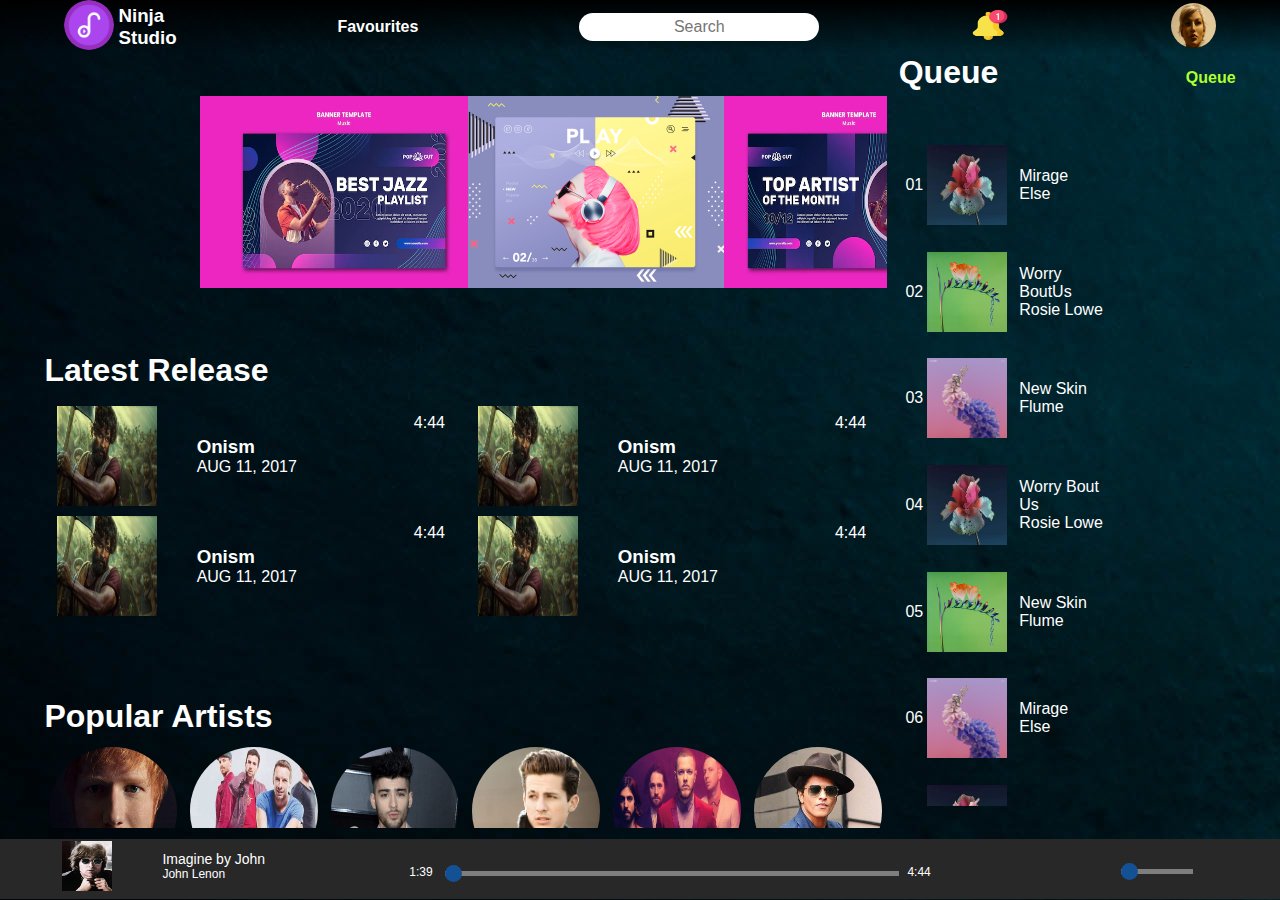
<file: index.html>
<!DOCTYPE html>
<html lang="en">

<head>
    <meta charset="UTF-8">
    <meta name="viewport" content="width=device-width, initial-scale=1.0">
    <title>Gawthami Music Player</title>
    <!-- it is connected to two stylesheets -->
    <link rel="stylesheet" type="text/css" href="Stylesheet_main.css"><!-- this is the main stylesheet -->
    <!-- desktop first approach is used for the same. -->
    <link rel="stylesheet" type="text/css" href="primary page responsive.css"><!-- this is the style sheet with all the media queries -->
    <link rel="stylesheet" href="https://use.fontawesome.com/releases/v5.5.0/css/all.css" integrity="sha384-B4dIYHKNBt8Bc12p+WXckhzcICo0wtJAoU8YZTY5qE0Id1GSseTk6S+L3BlXeVIU" crossorigin="anonymous">
</head>
<!-- body -->

<body>
    <!-- top navigation bar -->
    <nav class="navigation-bar">
        <!--This div contains the logo and title of the page-->
        <div class="title-combo">
            <div class="website-logo">
                <img src="media/website_logo.png">
            </div>
            <div class="website-name">
                <h3>
                    Ninja
                </h3>
                <h3>
                    Studio
                </h3>
            </div>
        </div>
        <!-- this is the animated favourites text -->
        <div class="favs">
            <h4>
                Favourites
            </h4>
        </div>
        <!-- this is for search bar -->
        <div class="search-bar">
            <div>
                <!-- magnifying glass- search icon -->
                <i class="fas fa-search search-ico"></i>
            </div>
            <input type="text" name="search" placeholder="Search">
            <div>
                <!-- mic icon -->
                <i class="fas fa-microphone mic-ico"></i>
            </div>
        </div>
        <!-- this is for notification bell -->
        <div class="notification-bell">
            <img src="media/bell_icon.png">

        </div>
        <!-- this is for profile picture -->
        <div class="profile-picture">
            <img src="media/profile_picture.jpg">
        </div>
    </nav>
    <!-- this is the main center part of the page and it is divided into two sections, namely section 1 and section 2-->
    <!-- I have separated these sections using the aside tag for each section -->
    <main>
        <!-- aside section 1 -->
        <aside class="aside section-1">
            <!-- this is for the carousel -->
            <div class="outer-carousel">
                <div class="carousel">
                    <!-- these are the 3 images in the carousel -->
                    <img src="media/crousel/carousel1.jpg">
                    <img src="media/crousel/carousel2.jpg">
                    <img src="media/crousel/carousel3.jpg">
                </div>
            </div>
            <!-- this is the latest release section -->
            <div class="latest-release">
                <h1 style="margin-bottom: 12px;">
                    Latest Release
                </h1>
                <!-- this is the content of the latest release section -->
                <!-- it will contain the "cards" -->
                <div class="latest-release-content">
                    <!-- first card -->
                    <div class="card">
                        <div>
                            <!-- image corresponding to the card -->
                            <img src="media/songs/pushpa.jpg">
                            <!-- play button, which will be shown on hover on the card image -->
                            <div class="play-button">
                               <svg class="svg-inline--fa fa-play fa-w-14" style="width: 45%; height: 45%; display: inline-block;" aria-hidden="true" focusable="false" data-prefix="fas" data-icon="play" role="img" xmlns="http://www.w3.org/2000/svg" viewBox="0 0 448 512" data-fa-i2svg>
                                    <path fill="currentColor" d="M424.4 214.7L72.4 6.6C43.8-10.3 0 6.1 0 47.9V464c0 37.5 40.7 60.1 72.4 41.3l352-208c31.4-18.5 31.5-64.1 0-82.6z"></path>
                                </svg>
                            </div>
                        </div>
                        <!-- it will contain the name and date of release of the song -->
                        <div class="song-description">
                            <h3>
                                Onism
                            </h3>
                            <p>
                                AUG 11, 2017
                            </p>
                        </div>
                        <!-- if someone clicks on the three dots, options will be shown to the user for further action -->
                        <div class="options">
                            <label for="latest-release-checkbox"><i class="fas fa-ellipsis-h"></i></label>
                            <input type="checkbox" id="latest-release-checkbox">
                            <div class="latest-release-dropdown">
                                <div class="drop-item">
                                    <!-- if user clicks on play now button, he/she will be taken to the single playlist page -->
                                    <p><i class="fas fa-play-circle"></i> <a href="Single Playlist Screen.html">Play
                                            Now</a></p>
                                </div>
                                <hr>
                                <div class="drop-item">
                                    <p><i class="fas fa-list-ul"></i> Add to Queue</p>
                                </div>
                                <hr>
                                <div class="drop-item">
                                    <p><i class="fas fa-music"></i> Add to playlist</p>
                                </div>
                                <hr>
                                <div class="drop-item">
                                    <p><i class="fas fa-info-circle"></i> Get Info</p>
                                </div>
                            </div>
                            <!-- duration of the song -->
                            <p>
                                4:44
                            </p>
                        </div>
                    </div>
                    <!-- second card -->
                    <div class="card">
                        <div>
                            <img src="media/songs/pushpa.jpg">
                            <div class="play-button">
                                <svg class="svg-inline--fa fa-play fa-w-14" style="width: 45%; height: 45%; display: inline-block;" aria-hidden="true" focusable="false" data-prefix="fas" data-icon="play" role="img" xmlns="http://www.w3.org/2000/svg" viewBox="0 0 448 512" data-fa-i2svg>
                                    <path fill="currentColor" d="M424.4 214.7L72.4 6.6C43.8-10.3 0 6.1 0 47.9V464c0 37.5 40.7 60.1 72.4 41.3l352-208c31.4-18.5 31.5-64.1 0-82.6z"></path>
                                </svg>
                            </div>
                        </div>
                        <div class="song-description">
                            <h3>
                               Onism
                            </h3>
                            <p>
                                AUG 11, 2017
                            </p>
                        </div>
                        <div class="options">
                            <label for="latest-release-checkbox2"><i class="fas fa-ellipsis-h"></i></label>
                            <input type="checkbox" id="latest-release-checkbox2">
                            <div class="latest-release-dropdown">
                                <div class="drop-item">
                                    <p><i class="fas fa-play-circle"></i> <a href="Single Playlist Screen.html">Play
                                            Now</a></p>
                                </div>
                                <hr>
                                <div class="drop-item">
                                    <p><i class="fas fa-list-ul"></i> Add to Queue</p>
                                </div>
                                <hr>
                                <div class="drop-item">
                                    <p><i class="fas fa-music"></i> Add to playlist</p>
                                </div>
                                <hr>
                                <div class="drop-item">
                                    <p><i class="fas fa-info-circle"></i> Get Info</p>
                                </div>
                            </div>
                            <p>
                                4:44
                            </p>
                        </div>
                    </div>
                    <!-- third card -->
                    <div class="card">
                        <div>
                            <img src="media/songs/pushpa.jpg">
                            <div class="play-button">
                                <svg class="svg-inline--fa fa-play fa-w-14" style="width: 45%; height: 45%; display: inline-block;" aria-hidden="true" focusable="false" data-prefix="fas" data-icon="play" role="img" xmlns="http://www.w3.org/2000/svg" viewBox="0 0 448 512" data-fa-i2svg>
                                    <path fill="currentColor" d="M424.4 214.7L72.4 6.6C43.8-10.3 0 6.1 0 47.9V464c0 37.5 40.7 60.1 72.4 41.3l352-208c31.4-18.5 31.5-64.1 0-82.6z"></path>
                                </svg>
                            </div>
                        </div>
                        <div class="song-description">
                            <h3>
                                Onism
                            </h3>
                            <p>
                                AUG 11, 2017
                            </p>
                        </div>
                        <div class="options">
                            <label for="latest-release-checkbox3"><i class="fas fa-ellipsis-h"></i></label>
                            <input type="checkbox" id="latest-release-checkbox3">
                            <div class="latest-release-dropdown">
                                <div class="drop-item">
                                    <p><i class="fas fa-play-circle"></i> <a href="Single Playlist Screen.html">Play
                                            Now</a></p>
                                </div>
                                <hr>
                                <div class="drop-item">
                                    <p><i class="fas fa-list-ul"></i> Add to Queue</p>
                                </div>
                                <hr>
                                <div class="drop-item">
                                    <p><i class="fas fa-music"></i> Add to playlist</p>
                                </div>
                                <hr>
                                <div class="drop-item">
                                    <p><i class="fas fa-info-circle"></i> Get Info</p>
                                </div>
                            </div>
                            <p>
                                4:44
                            </p>
                        </div>
                    </div>
                    <!-- fourth card -->
                    <div class="card">
                        <div>
                            <img src="media/songs/pushpa.jpg">
                            <div class="play-button">
                                <svg class="svg-inline--fa fa-play fa-w-14" style="width: 45%; height: 45%; display: inline-block;" aria-hidden="true" focusable="false" data-prefix="fas" data-icon="play" role="img" xmlns="http://www.w3.org/2000/svg" viewBox="0 0 448 512" data-fa-i2svg>
                                    <path fill="currentColor" d="M424.4 214.7L72.4 6.6C43.8-10.3 0 6.1 0 47.9V464c0 37.5 40.7 60.1 72.4 41.3l352-208c31.4-18.5 31.5-64.1 0-82.6z"></path>
                                </svg>
                            </div>
                        </div>
                        <div class="song-description">
                            <h3>
                                Onism
                            </h3>
                            <p>
                                AUG 11, 2017
                            </p>
                        </div>
                        <div class="options">
                            <!-- NOTE THAT POSITION OF OPTIONS DIV IS RELATIVE -->
                            <label for="latest-release-checkbox4"><i class="fas fa-ellipsis-h"></i></label>
                            <input type="checkbox" id="latest-release-checkbox4">
                            <div class="latest-release-dropdown">
                                <!-- POSITION OF LATEST RELEASE DROPDOWN IS ABSOLUTE TO THE RELATIVE OPTIONS. THIS IS VERY IMPORTANT AS THE DROPDOWN BOX SHOULD BE PLACED RELATIVE TO THE PARTICULAR ITEM IN THE LATEST RELEASE SECTION. IT SHOULD NOT BE ABSAOLUTE TO THE WHOLE LATEST RELEASE SECTION. THROUGH THIS PROJECT i UNDERSTOOD THE NEED OF POSITION:ABSOLUTE. ABSOLUTE POSITION AND RELATIVE ARE GENERALLY USED TOGETHER-->
                                <div class="drop-item">
                                    <p><i class="fas fa-play-circle"></i> <a href="Single Playlist Screen.html">Play
                                            Now</a></p>
                                </div>
                                <hr>
                                <div class="drop-item">
                                    <p><i class="fas fa-list-ul"></i> Add to Queue</p>
                                </div>
                                <hr>
                                <div class="drop-item">
                                    <p><i class="fas fa-music"></i> Add to playlist</p>
                                </div>
                                <hr>
                                <div class="drop-item">
                                    <p><i class="fas fa-info-circle"></i> Get Info</p>
                                </div>
                            </div>
                            <p>
                                4:44
                            </p>
                        </div>
                    </div>
                </div>
            </div>
            <!-- this is the popular artists section -->
            <div class="popular-artists">
                <!-- this is the heading of popular artists section -->
                <h1 style="margin-bottom: 12px;">
                    Popular Artists
                </h1>
                <!-- this contains the content of the popular artists section -->
                <div class="popular-artist-content">
                    <!-- if user clicks on any one artist, it will redirect the user to the second page -->
                    <!-- following is the list of artists -->
                    <!-- first artist -->
                    <a href="Single Playlist Screen.html">
                        <div>
                            <img src="media/popular artists/sheeran.jpg">
                            <div><i class="fas fa-play"></i></div>
                            <p>
                                Ed Sheeran
                            </p>
                        </div>
                    </a>
                    <!-- second artist -->
                    <a href="Single Playlist Screen.html">
                        <div>
                            <img src="media/popular artists/coldplay.jpg">
                            <div><i class="fas fa-play"></i></div>
                            <p>
                                ColdPlay
                            </p>
                        </div>
                    </a>
                    <!-- third artist -->
                    <a href="Single Playlist Screen.html">
                        <div>
                            <img src="media/popular artists/zyan.jpg" width="15vw" height="10vw">
                            <div><i class="fas fa-play"></i></div>
                            <p>
                                Zayn
                            </p>
                        </div>
                    </a>
                    <!-- fourth artist -->
                    <a href="Single Playlist Screen.html">
                        <div>
                            <img src="media/popular artists/charlie.png">
                            <div><i class="fas fa-play"></i></div>
                            <p>
                                Charlie Puth
                            </p>
                        </div>
                    </a>
                    <!-- fifth artist -->
                    <a href="Single Playlist Screen.html">
                        <div>
                            <img src="media/popular artists/dragon.jpg">
                            <div><i class="fas fa-play"></i></div>
                            <p>
                                Imagine Dragon
                            </p>
                        </div>
                    </a>
                    <!-- 6th artist -->
                    <a href="Single Playlist Screen.html">
                        <div>
                            <img src="media/popular artists/burno.jpg">
                            <div><i class="fas fa-play"></i></div>
                            <p>
                                Burno Mars
                            </p>
                        </div>
                    </a>
                </div>
            </div>
            <!-- this is the music themes part, the one with the tri-gradient background -->
            <div class="music-themes">
                <!-- this div will be the logo of music themes, see the output, the one with 3 squares/rects  -->
                <!-- the logo with orange, green and yellow color -->
                <div class="stations">
                    <div id="div1">
                        <div id="div2">
                            <div id="div3">
                                <img src="media/website_logo.png">
                                <p>Stations</p>
                            </div>
                        </div>
                    </div>
                </div>
                <!-- this is the content part of them themes -->
                <!-- the one which changes colors on hover -->
                <div class="theme-main">
                    <div class="theme-content">
                        <img src="media/music themes/love.jpg">
                        <p>Love</p>
                    </div>
                    <div class="theme-content">
                        <img src="media/music themes/retro.jpg">
                        <p>Retro</p>
                    </div>
                    <div class="theme-content">
                        <img src="media/music themes/chill.jpg">
                        <p>Chill</p>
                    </div>
                    <div class="theme-content">
                        <img src="media/music themes/workout.jpeg">
                        <p>Workout</p>
                    </div>
                    <div class="theme-content">
                        <img src="media/music themes/rock.jpg">
                        <p>Rock</p>
                    </div>
                    <div class="theme-content">
                        <img src="media/music themes/pop.jpg">
                        <p>Pop</p>
                    </div>
                </div>
            </div>
            <!-- this is another themes portion, that electronic, party and road theme -->
            <div class="music-themes-2">
                <!-- 3 divs content -->
                <div class="outer-div">
                    <div class="inner-div">
                        <span>Party</span>
                    </div>
                </div>
                <div class="outer-div">
                    <div class="inner-div">
                        <span>Electronic</span>
                    </div>
                </div>
                <div class="outer-div">
                    <div class="inner-div">
                        <span>Road Trip</span>
                    </div>
                </div>
            </div>
            <!-- div over -->
            <!-- this div contains the language section of the page -->
            <!-- "language class is common to both hindi and english sections" -->
            <!-- in this way redundancy is handled. considering the re-usability of the code -->
            <div class="language english">
                <!-- latest english section -->
                <h1 class="language-heading">
                    Latest English
                </h1>
                <!-- contents of latest english -->
                <div class="language-content">
                    <div>
                        <img src="media/latest english/1.jpg">
                        <p>Onism</p>
                        <p>Aug 11, 2017</p>
                    </div>
                    <div>
                        <img src="media/latest english/2.jpg">
                        <p>Onism</p>
                        <p>Aug 11, 2017</p>
                    </div>
                    <div>
                        <img src="media/latest english/3.jpg">
                        <p>Onism</p>
                        <p>Aug 11, 2017</p>
                    </div>
                    <div>
                        <img src="media/latest english/1.jpg">
                        <p>Onism</p>
                        <p>Aug 11, 2017</p>
                    </div>
                    <div>
                        <img src="media/latest english/2.jpg">
                        <p>Onism</p>
                        <p>Aug 11, 2017</p>
                    </div>
                    <div>
                        <img src="media/latest english/3.jpg">
                        <p>Onism</p>
                        <p>Aug 11, 2017</p>
                    </div>
                </div>
            </div>
            <!-- this is the hindi section -->
            <div class="language hindi">
                <!-- hindi section heading -->
                <h1 class="language-heading">
                    Latest Hindi
                </h1>
                <!-- hindi section contents -->
                <div class="language-content">

                    <div>
                        <img src="media/latest hindi/3.jpg">
                        <p>Onism</p>
                        <p>Aug 11, 2017</p>
                    </div>
                    <div>
                        <img src="media/latest hindi/2.jpg">
                        <p>Onism</p>
                        <p>Aug 11, 2017</p>
                    </div>
                    <div>
                        <img src="media/latest hindi/1.jpg">
                        <p>Onism</p>
                        <p>Aug 11, 2017</p>
                    </div>
                    <div>
                        <img src="media/latest hindi/3.jpg">
                        <p>Kaun Tujhe</p>
                        <p>Aug 11, 2017</p>
                    </div>
                    <div>
                        <img src="media/latest hindi/2.jpg">
                        <p>Onism</p>
                        <p>Aug 11, 2017</p>
                    </div>
                    <div>
                        <img src="media/latest hindi/1.jpg">
                        <p>Onism</p>
                        <p>Aug 11, 2017</p>
                    </div>
                </div>
            </div>
        </aside>
        <!-- one aside section is complete -->
        <!-- now the second aside section will start from here -->
        <!-- the page is responsive. please try reducing the width of the page -->
        <!-- the aside section will collapse and a "more button will be shown to you." -->
        <!-- clicking on this more button, you will be shown the aside section 2  -->
        <!-- its position will be absolute at lower resolutions -->
        <!-- this is the label for that more button -->
        <label for="more"><i class="fas fa-angle-double-left"></i>More</label>
        <!-- this is that more button -->
        <!-- and this is the check box. this will always be hidden -->
        <!-- check the stylesheet_main.css when the label is clicked, this checkbox will be checked -->
        <!-- which will invoke the aside section 2 on lower resolutions -->
        <input type="checkbox" id="more">
        <!-- here starts the section 2 of our page -->
        <aside class="aside section-2">
            <!-- this is the section heading part. the heading will be static -->
            <div class="heading">
                <h1>Queue</h1>
                <h4>
                    <a href="#queue-option-box">Queue <i class="fas fa-chevron-circle-down"></i></a>
                </h4>
            </div>
            <!-- this is the queue box which will be shown when the user clicks on the Queue button -->
            <!-- it will have 3 options, playlists, favourite songs and Close button. it will close when one clicks on the close button. -->
            <div class="queue-options" id="queue-option-box">
                <p><a href style="color:#007bff; font-weight:bolder;">Playlists</a></p>
                <hr>
                <p><a href style="color:#007bff; font-weight:bolder;">Favourite songs</a></p>
            </div>
            <!-- this is the content of the playlist. it will be dynamic. -->
            <div class="playlist-content">
                <!-- first playlist item -->
                <div class=playlist-item>
                    <div class="left-content">
                        <!-- index -->
                        <div style="margin-right:4px;">
                            01
                        </div>
                        <div class="coverer">
                            <!-- coverer class is for those items which when hovered will show an effect -->
                            <!-- in this effect, when the user hovers on the item, it will show black background -->
                            <!-- with opacity value less than 1 and a play button icon at the center -->
                            <img src="media/playlist/1.jpg">
                            <div class="play-button">
                                <i class="fas fa-play" aria-hidden="true"></i>
                            </div>
                        </div>
                        <!-- name and author of the song -->
                        <div>
                            <div>
                                Mirage
                            </div>
                            <p>
                                Else
                            </p>
                        </div>
                    </div>
                    <!-- like button -->
                    <div class="right-content">
                        <i class="far fa-heart"></i>
                    </div>
                </div>
                <!-- second playlist item -->
                <div class=playlist-item>
                    <div class="left-content">
                        <div style="margin-right:4px;">
                            02
                        </div>
                        <div class="coverer">
                            <img src="media/playlist/2.jpg">
                            <div class="play-button">
                                <i class="fas fa-play" aria-hidden="true"></i>
                            </div>
                        </div>
                        <div>
                            <div>
                                Worry BoutUs
                            </div>
                            <p>
                                Rosie Lowe
                            </p>
                        </div>
                    </div>
                    <div class="right-content">
                        <i class="far fa-heart"></i>
                    </div>
                </div>
                <!-- third playlist item -->
                <div class=playlist-item>
                    <div class="left-content">
                        <div style="margin-right:4px;">
                            03
                        </div>
                        <div class="coverer">
                            <img src="media/playlist/3.jpg">
                            <div class="play-button">
                                <i class="fas fa-play" aria-hidden="true"></i>
                            </div>
                        </div>
                        <div>
                            <div>
                                New Skin
                            </div>
                            <p>
                                Flume
                            </p>
                        </div>
                    </div>
                    <div class="right-content">
                        <i class="far fa-heart"></i>
                    </div>
                </div>
                <!-- fourth playlist item -->
                <div class=playlist-item>
                    <div class="left-content">
                        <div style="margin-right:4px;">
                            04
                        </div>
                        <div class="coverer">
                            <img src="media/playlist/1.jpg">
                            <div class="play-button">
                                <i class="fas fa-play" aria-hidden="true"></i>
                            </div>
                        </div>
                        <div>
                            <div>
                                Worry Bout Us
                            </div>
                            <p>
                                Rosie Lowe
                            </p>
                        </div>
                    </div>
                    <div class="right-content">
                        <i class="far fa-heart"></i>
                    </div>
                </div>
                <!-- fifth playlist item -->
                <div class=playlist-item>
                    <div class="left-content">
                        <div style="margin-right:4px;">
                            05
                        </div>
                        <div class="coverer">
                            <img src="media/playlist/2.jpg">
                            <div class="play-button">
                                <i class="fas fa-play" aria-hidden="true"></i>
                            </div>
                        </div>
                        <div>
                            <div>
                                New Skin
                            </div>
                            <p>
                                Flume
                            </p>
                        </div>
                    </div>
                    <div class="right-content">
                        <i class="far fa-heart"></i>
                    </div>
                </div>
                <!-- sixth playlist item -->
                <div class=playlist-item>
                    <div class="left-content">
                        <div style="margin-right:4px;">
                            06
                        </div>
                        <div class="coverer">
                            <img src="media/playlist/3.jpg">
                            <div class="play-button">
                                <i class="fas fa-play" aria-hidden="true"></i>
                            </div>
                        </div>
                        <div>
                            <div>
                                Mirage
                            </div>
                            <p>
                                Else
                            </p>
                        </div>
                    </div>
                    <div class="right-content">
                        <i class="far fa-heart"></i>
                    </div>
                </div>
                <!-- seventh playlist item -->
                <div class=playlist-item>
                    <div class="left-content">
                        <div style="margin-right:4px;">
                            07
                        </div>
                        <div class="coverer">
                            <img src="media/playlist/1.jpg">
                            <div class="play-button">
                                <i class="fas fa-play" aria-hidden="true"></i>
                            </div>
                        </div>
                        <div>
                            <div>
                                Mirage
                            </div>
                            <p>
                                Else
                            </p>
                        </div>
                    </div>
                    <div class="right-content">
                        <i class="far fa-heart"></i>
                    </div>
                </div>
                <!-- eighth playlist item -->
                <div class=playlist-item>
                    <div class="left-content">
                        <div style="margin-right:4px;">
                            08
                        </div>
                        <div class="coverer">
                            <img src="media/playlist/2.jpg">
                            <div class="play-button">
                                <i class="fas fa-play" aria-hidden="true"></i>
                            </div>
                        </div>
                        <div>
                            <div>
                                Worry Bout Us
                            </div>
                            <p>
                               Rosie Lowe
                            </p>
                        </div>
                    </div>
                    <div class="right-content">
                        <i class="far fa-heart"></i>
                    </div>
                </div>
                <!-- ninth playlist item -->
                <div class=playlist-item>
                    <div class="left-content">
                        <div style="margin-right:4px;">
                            09
                        </div>
                        <div class="coverer">
                            <img src="media/playlist/3.jpg">
                            <div class="play-button">
                                <i class="fas fa-play" aria-hidden="true"></i>
                            </div>
                        </div>
                        <div>
                            <div>
                                New Skin
                            </div>
                            <p>
                                Flume
                            </p>
                        </div>
                    </div>
                    <div class="right-content">
                        <i class="far fa-heart"></i>
                    </div>
                </div>
                <!-- tenth playlist item -->
                <div class=playlist-item>
                    <div class="left-content">
                        <div style="margin-right:4px;">
                            10
                        </div>
                        <div class="coverer">
                            <img src="media/playlist/1.jpg">
                            <div class="play-button">
                                <i class="fas fa-play" aria-hidden="true"></i>
                            </div>
                        </div>
                        <div>
                            <div>
                                Worry Bout Us
                            </div>
                            <p>
                                Rosie Lowe
                            </p>
                        </div>
                    </div>
                    <div class="right-content">
                        <i class="far fa-heart"></i>
                    </div>
                </div>
                <!-- eleventh playlist item -->
                <div class=playlist-item>
                    <div class="left-content">
                        <div style="margin-right:4px;">
                            11
                        </div>
                        <div class="coverer">
                            <img src="media/playlist/2.jpg">
                            <div class="play-button">
                                <i class="fas fa-play" aria-hidden="true"></i>
                            </div>
                        </div>
                        <div>
                            <div>
                                New Skin
                            </div>
                            <p>
                                Flume
                            </p>
                        </div>
                    </div>
                    <div class="right-content">
                        <i class="far fa-heart"></i>
                    </div>
                </div>
                <!-- twelfth playlist item -->
                <div class=playlist-item>
                    <div class="left-content">
                        <div style="margin-right:4px;">
                            12
                        </div>
                        <div class="coverer">
                            <img src="media/playlist/3.jpg">
                            <div class="play-button">
                                <i class="fas fa-play" aria-hidden="true"></i>
                            </div>
                        </div>
                        <div>
                            <div>
                                Mirage
                            </div>
                            <p>
                                Else
                            </p>
                        </div>
                    </div>
                    <div class="right-content">
                        <i class="far fa-heart"></i>
                    </div>
                </div>
            </div>
        </aside>
    </main>
    <!-- main part of the page is over. -->
    <!-- this is the footer part. -->
    <!-- its position will be fixed to the screen bottom. -->
    <footer>
        <div class="active-song-description">
            <!-- song image -->
            <div id="song-image">
                <img src="media/latest english/john.jpg">
            </div>
            <!-- song name and author -->
            <div class="song-desc">
                <div>
                    Imagine by John
                </div>
                <div>
                    John Lenon
                </div>
                <!-- heart icon and ban icon -->
            </div>
            <div class="heart-and-ban-icon">
                <span>
                    <i class="far fa-heart"></i>
                </span>
                <span>
                    <i class="fas fa-ban"></i>
                </span>
            </div>
        </div>
        <!-- these are the main player controls -->
        <div class="player">
            <div class="controls">
                <div><i class="fas fa-random"></i></div>
                <div><i class="fas fa-step-backward"></i></div>
                <div><i class="fas fa-pause-circle"></i></div>
                <div><i class="fas fa-step-forward"></i></div>
                <div><i class="fas fa-redo"></i></div>
            </div>
            <!-- this is the slider -->
            <div id="slider">
                <!-- current time -->
                <div class="time">
                    1:39
                </div>
                <div class="slidecontainer">
                    <input type="range" min="0" max="100" value="0" class="slider" id="myRange">
                </div>
                <!-- total time -->
                <div class="time">
                    4:44
                </div>
            </div>
        </div>
        <!-- other icons including the volume slider and all -->
        <div class="extras">
            <div>
                <i class="fas fa-list-ul"></i>
            </div>
            <div>
                <i class="fas fa-mobile-alt"></i>
            </div>
            <div>
                <i class="fas fa-volume-up"></i>
            </div>
            <div class="slidecontainer" style="width:30%;">
                <input type="range" min="0" max="100" value="0" class="slider" id="myRange" style="margin-top:0px;">
            </div>
            <div>
                <i class="fas fa-expand-alt"></i>
            </div>
        </div>
    </footer>
</body>

</html>
</file>
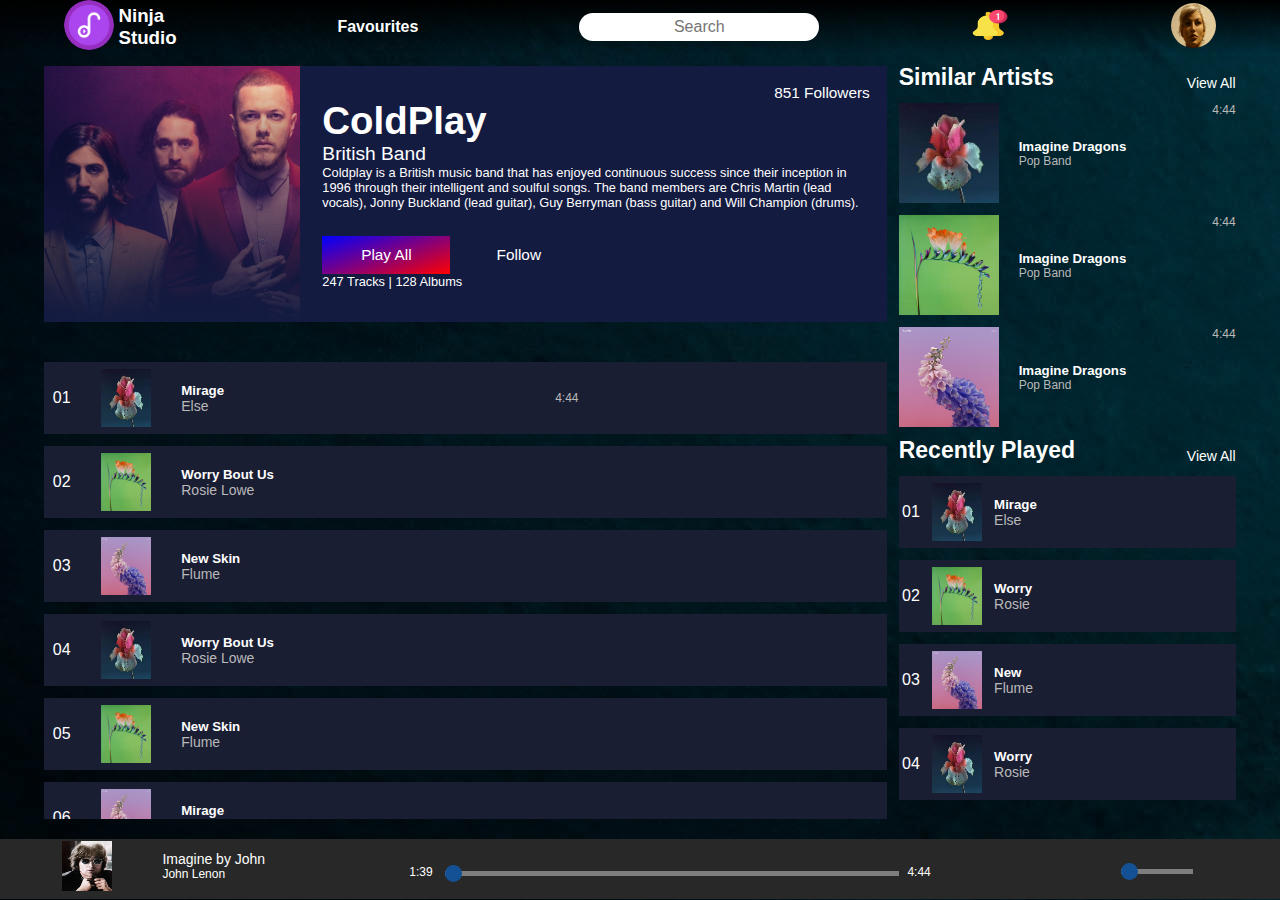
<file: Single Playlist Screen.html>
<!DOCTYPE html>
<html lang="en">

<head>
    <meta charset="UTF-8">
    <meta name="viewport" content="width=device-width, initial-scale=1.0">
    <title>My Playlist</title>
    <!-- it is connected to two stylesheets -->
    <link rel="stylesheet" type="text/css" href="Single Playlist Screen Styles.css"><!-- this is the main stylesheet -->
    <!-- desktop first approach is used for the same. -->
    <link rel="stylesheet" type="text/css" href="Secondary page responsive.css">
    <!-- this is the style sheet with all the media queries -->
    <link rel="stylesheet" href="https://use.fontawesome.com/releases/v5.5.0/css/all.css" integrity="sha384-B4dIYHKNBt8Bc12p+WXckhzcICo0wtJAoU8YZTY5qE0Id1GSseTk6S+L3BlXeVIU" crossorigin="anonymous">
</head>
<!-- body -->

<body>
    <!-- top navigation bar -->
    <nav class="navigation-bar">
        <!-- this div contains the logo and title os the page -->
        <div class="title-combo">
            <div class="website-logo">
                <img src="media/website_logo.png">
            </div>
            <div class="website-name">
                <h3>
                    <a href="index.html">
                        Ninja
                    </a>
                </h3>
                <h3 style="color: magenta;">
                    <a href="index.html">Studio</a>
                </h3>
            </div>
        </div>
        <!-- this is the animated favourites text -->
        <div class="favs">
            <h4>
                Favourites
            </h4>
        </div>
        <div class="search-bar">
            <div>
                <!-- magnifying glass- search icon -->
                <i class="fas fa-search search-ico"></i>
            </div>
            <input type="text" name="search" placeholder="Search">
            <div>
                <!-- mic icon -->
                <i class="fas fa-microphone mic-ico"></i>
            </div>
        </div>
        <!-- this is for notification bell -->
        <div class="notification-bell">
            <img src="media/bell_icon.png">

        </div>
        <!-- this is for profile picture -->
        <div class="profile-picture">
            <img src="media/profile_picture.jpg">
        </div>
    </nav>
    <!-- this is the main center part of the page and it is divided into two sections, namely section 1 and section 2-->
    <!-- I have separated these sections using the aside tag for each section -->
    <main>
        <!-- aside section 1 -->
        <aside class="aside section-1">
            <!-- this is for the jumbotron -->
            <div class="jumbotron">
                <div class=jumbotron-image>
                    <!-- there is nothing in this div because all the images and all are added by css -->
                </div>
                <!-- jumbotron details -->
                <div class="jumbotron-detail">
                    <!-- descriptive part of the jumbotron this will contain name , number of followers and all -->
                    <div class="descriptive-part">
                        <div class="song-name-main">
                            <h1>ColdPlay</h1>
                        </div>
                        <div class="followers">
                            851 Followers
                        </div>
                        <p class="author">British Band</p>
                        <!-- short description of the current author -->
                        <p class="desc">
                            Coldplay is a British music band that has enjoyed continuous success since their inception in 1996 through their intelligent and soulful songs. The band members are Chris Martin (lead vocals), Jonny Buckland (lead guitar), Guy Berryman (bass guitar) and Will Champion (drums).
                        </p>
                    </div>
                    <!-- action part -->
                    <div class="action-part">
                        <!-- action buttons -->
                        <div class="btns">
                            <button>Play All</button>
                            <button>Follow</button>
                        </div>
                        <p>
                            247 Tracks | 128 Albums
                        </p>
                    </div>
                </div>
            </div>
            <!-- now the playlist part begins -->
            <div class="playlist-items">
                <!-- playlist item -->
                <div class="playlist-item">
                    <div class="left">
                        <div>
                            01
                        </div>
                        <div>
                            <img src="media/latest hindi/1.jpg">
                            <div class="play-btn">
                                <i class="fas fa-play"></i>
                            </div>
                        </div>
                        <div>
                            <h5>
                                Mirage
                            </h5>
                            <p>
                                Else
                            </p>
                        </div>
                    </div>
                    <div class="center">
                        4:44
                    </div>
                    <div class="right">
                        <div>
                            <i class="far fa-heart"></i>
                        </div>
                        <div>
                            <i class="fas fa-plus"></i>
                        </div>
                    </div>
                </div>
                <!-- playlist item -->
                <div class="playlist-item">
                    <div class="left">
                        <div>
                            02
                        </div>
                        <div>
                            <img src="media/latest hindi/2.jpg">
                            <div class="play-btn">
                                <i class="fas fa-play"></i>
                            </div>
                        </div>
                        <div>
                            <h5>
                                Worry Bout Us
                            </h5>
                            <p>
                                Rosie Lowe
                            </p>
                        </div>
                    </div>
                    <div class="right">
                        <div>
                            <i class="far fa-heart"></i>
                        </div>
                        <div>
                            <i class="fas fa-plus"></i>
                        </div>
                    </div>
                </div>
                <!-- playlist item -->
                <div class="playlist-item">
                    <div class="left">
                        <div>
                            03
                        </div>
                        <div>
                            <img src="media/latest hindi/3.jpg">
                            <div class="play-btn">
                                <i class="fas fa-play"></i>
                            </div>
                        </div>
                        <div>
                            <h5>
                                New Skin
                            </h5>
                            <p>
                                Flume
                            </p>
                        </div>
                    </div>
                    <div class="right">
                        <div>
                            <i class="far fa-heart"></i>
                        </div>
                        <div>
                            <i class="fas fa-plus"></i>
                        </div>
                    </div>
                </div>
                <!-- playlist item -->
                <div class="playlist-item">
                    <div class="left">
                        <div>
                            04
                        </div>
                        <div>
                            <img src="media/latest hindi/1.jpg">
                            <div class="play-btn">
                                <i class="fas fa-play"></i>
                            </div>
                        </div>
                        <div>
                            <h5>
                                Worry Bout Us
                            </h5>
                            <p>
                                Rosie Lowe
                            </p>
                        </div>
                    </div>
                    <div class="right">
                        <div>
                            <i class="far fa-heart"></i>
                        </div>
                        <div>
                            <i class="fas fa-plus"></i>
                        </div>
                    </div>
                </div>
                <!-- playlist item -->
                <div class="playlist-item">
                    <div class="left">
                        <div>
                            05
                        </div>
                        <div>
                            <img src="media/latest hindi/2.jpg">
                            <div class="play-btn">
                                <i class="fas fa-play"></i>
                            </div>
                        </div>
                        <div>
                            <h5>
                                New Skin
                            </h5>
                            <p>
                                Flume
                            </p>
                        </div>
                    </div>
                    <div class="right">
                        <div>
                            <i class="far fa-heart"></i>
                        </div>
                        <div>
                            <i class="fas fa-plus"></i>
                        </div>
                    </div>
                </div>
                <!-- playlist item -->
                <div class="playlist-item">
                    <div class="left">
                        <div>
                            06
                        </div>
                        <div>
                            <img src="media/latest hindi/3.jpg">
                            <div class="play-btn">
                                <i class="fas fa-play"></i>
                            </div>
                        </div>
                        <div>
                            <h5>
                                Mirage
                            </h5>
                            <p>
                                Else
                            </p>
                        </div>
                    </div>
                    <div class="right">
                        <div>
                            <i class="far fa-heart"></i>
                        </div>
                        <div>
                            <i class="fas fa-plus"></i>
                        </div>
                    </div>
                </div>
                <!-- playlist item -->
                <div class="playlist-item">
                    <div class="left">
                        <div>
                            07
                        </div>
                        <div>
                            <img src="media/latest hindi/1.jpg">
                            <div class="play-btn">
                                <i class="fas fa-play"></i>
                            </div>
                        </div>
                        <div>
                            <h5>
                                Worry Bout Us
                            </h5>
                            <p>
                                Rosie Lowe 
                            </p>
                        </div>
                    </div>
                    <div class="right">
                        <div>
                            <i class="far fa-heart"></i>
                        </div>
                        <div>
                            <i class="fas fa-plus"></i>
                        </div>
                    </div>
                </div>
                <!-- playlist item -->
                <div class="playlist-item">
                    <div class="left">
                        <div>
                            08
                        </div>
                        <div>
                            <img src="media/latest hindi/2.jpg">
                            <div class="play-btn">
                                <i class="fas fa-play"></i>
                            </div>
                        </div>
                        <div>
                            <h5>
                                New Skin
                            </h5>
                            <p>
                                Flume
                            </p>
                        </div>
                    </div>
                    <div class="right">
                        <div>
                            <i class="far fa-heart"></i>
                        </div>
                        <div>
                            <i class="fas fa-plus"></i>
                        </div>
                    </div>
                </div>
                <!-- playlist item -->
                <div class="playlist-item">
                    <div class="left">
                        <div>
                            09
                        </div>
                        <div>
                            <img src="media/latest hindi/3.jpg">
                            <div class="play-btn">
                                <i class="fas fa-play"></i>
                            </div>
                        </div>
                        <div>
                            <h5>
                                Worry Bout Us
                            </h5>
                            <p>
                                Rosie Lowe
                            </p>
                        </div>
                    </div>
                    
                    <div class="right">
                        <div>
                            <i class="far fa-heart"></i>
                        </div>
                        <div>
                            <i class="fas fa-plus"></i>
                        </div>
                    </div>
                </div>
                <!-- playlist item -->
                <div class="playlist-item">
                    <div class="left">
                        <div>
                            10
                        </div>
                        <div>
                            <img src="media/latest hindi/1.jpg">
                            <div class="play-btn">
                                <i class="fas fa-play"></i>
                            </div>
                        </div>
                        <div>
                            <h5>
                                New Skin
                            </h5>
                            <p>
                                Flume
                            </p>
                        </div>
                    </div>
                    
                    <div class="right">
                        <div>
                            <i class="far fa-heart"></i>
                        </div>
                        <div>
                            <i class="fas fa-plus"></i>
                        </div>
                    </div>
                </div>
                <!-- playlist item -->
                <div class="playlist-item">
                    <div class="left">
                        <div>
                            11
                        </div>
                        <div>
                            <img src="media/latest hindi/2.jpg">
                            <div class="play-btn">
                                <i class="fas fa-play"></i>
                            </div>
                        </div>
                        <div>
                            <h5>
                                Mirage
                            </h5>
                            <p>
                                Else
                            </p>
                        </div>
                    </div>
                    
                    <div class="right">
                        <div>
                            <i class="far fa-heart"></i>
                        </div>
                        <div>
                            <i class="fas fa-plus"></i>
                        </div>
                    </div>
                </div>
                <!-- playlist item -->
                <div class="playlist-item">
                    <div class="left">
                        <div>
                            12
                        </div>
                        <div>
                            <img src="media/latest hindi/3.jpg">
                            <div class="play-btn">
                                <i class="fas fa-play"></i>
                            </div>
                        </div>
                        <div>
                            <h5>
                                New Skin
                            </h5>
                            <p>
                                Flume
                            </p>
                        </div>
                    </div>
                   
                    <div class="right">
                        <div>
                            <i class="far fa-heart"></i>
                        </div>
                        <div>
                            <i class="fas fa-plus"></i>
                        </div>
                    </div>
                </div>
            </div>
        </aside>
        <!-- one aside section is complete -->
        <!-- now the second aside section will start from here -->
        <!-- the page is responsive. please try reducing the width of the page -->
        <!-- the aside section will collapse and a "more button will be shown to you." -->
        <!-- clicking on this more button, you will be shown the aside section 2  -->
        <!-- its position will be absolute at lower resolutions -->
        <!-- this is the label for that more button -->
        <label for="more"><i class="fas fa-angle-double-left"></i>More</label>
        <!-- this is that more button -->
        <!-- and this is the check box. this will always be hidden -->
        <!-- check the stylesheet_main.css when the label is clicked, this checkbox will be checked -->
        <!-- which will invoke the aside section 2 on lower resolutions -->
        <input type="checkbox" id="more">
        <!-- </div> -->
        <aside class="aside section-2">
            <!-- similar class will be applicable to both similar artists and recently played -->
            <div class="similar">
                <!-- section heading, which also contains the view all button -->
                <div class="section-heading">
                    <h1>Similar Artists</h1>
                    <div class="view-all-button">
                        View All
                    </div>
                </div>
                <!-- list is the container for the contents of similar artists -->
                <div class="list">
                    <!-- item -->
                    <div class="list-item">
                        <div>
                            <img src="media/latest hindi/1.jpg">
                            <div class="play-btn">
                                <i class="fas fa-play"></i>
                            </div>
                        </div>
                        <div style="position: absolute; left:120px;">
                            <h5>
                                Imagine Dragons
                            </h5>
                            <p class="author-name">
                                Pop Band
                            </p>
                        </div>
                        <div class="extra">
                            <div>
                                <i class="fas fa-ellipsis-h"></i>
                            </div>
                            <p class="author-name">
                                4:44
                            </p>
                        </div>
                    </div>
                    <!-- item -->
                    <div class="list-item">
                        <div>
                            <img src="media/latest hindi/2.jpg">
                            <div class="play-btn">
                                <i class="fas fa-play"></i>
                            </div>
                        </div>
                        <div style="position: absolute; left:120px;">
                            <h5>
                                Imagine Dragons
                            </h5>
                            <p class="author-name">
                                Pop Band
                            </p>
                        </div>
                        <div class="extra">
                            <div>
                                <i class="fas fa-ellipsis-h"></i>
                            </div>
                            <p class="author-name">
                                4:44
                            </p>
                        </div>
                    </div>
                    <!-- item -->
                    <div class="list-item">
                        <div>
                            <img src="media/latest hindi/3.jpg">
                            <div class="play-btn">
                                <i class="fas fa-play"></i>
                            </div>
                        </div>
                        <div style="position: absolute; left:120px;">
                            <h5>
                                Imagine Dragons
                            </h5>
                            <p class="author-name">
                                Pop Band
                            </p>
                        </div>
                        <div class="extra">
                            <div>
                                <i class="fas fa-ellipsis-h"></i>
                            </div>
                            <p class="author-name">
                                4:44
                            </p>
                        </div>
                    </div>
                </div>



                <!-- recently played section -->
                <div class="similar">
                    <!-- section headings, which also contains the view all button -->
                    <div class="section-heading">
                        <h1>Recently Played</h1>
                        <div class="view-all-button">
                            View All
                        </div>
                    </div>
                    <!-- again list is a container for all the contents of recently played section -->
                    <div class="list">
                        <!-- item -->
                        <div class="playlist-item">
                            <div class="left">
                                <div>
                                    01
                                </div>
                                <div>
                                    <img src="media/latest english/1.jpg">
                                    <div class="play-btn">
                                        <i class="fas fa-play"></i>
                                    </div>
                                </div>
                                <div>
                                    <h5>
                                        Mirage
                                    </h5>
                                    <p>
                                        Else
                                    </p>
                                </div>
                            </div>
                            <div class="right">
                                <div>
                                    <i class="far fa-heart"></i>
                                </div>
                            </div>
                        </div>
                        <!-- item -->
                        <div class="playlist-item">
                            <div class="left">
                                <div>
                                    02
                                </div>
                                <div>
                                    <img src="media/latest english/2.jpg">
                                    <div class="play-btn">
                                        <i class="fas fa-play"></i>
                                    </div>
                                </div>
                                <div>
                                    <h5>
                                        Worry
                                    </h5>
                                    <p>
                                        Rosie 
                                    </p>
                                </div>
                            </div>
                            <div class="right">
                                <div>
                                    <i class="far fa-heart"></i>
                                </div>
                            </div>
                        </div>
                        <!-- item -->
                        <div class="playlist-item">
                            <div class="left">
                                <div>
                                    03
                                </div>
                                <div>
                                    <img src="media/latest english/3.jpg">
                                    <div class="play-btn">
                                        <i class="fas fa-play"></i>
                                    </div>
                                </div>
                                <div>
                                    <h5>
                                        New 
                                    </h5>
                                    <p>
                                        Flume
                                    </p>
                                </div>
                            </div>
                            <div class="right">
                                <div>
                                    <i class="far fa-heart"></i>
                                </div>
                            </div>
                        </div>
                        <!-- item -->
                        <div class="playlist-item">
                            <div class="left">
                                <div>
                                    04
                                </div>
                                <div>
                                    <img src="media/latest english/1.jpg">
                                    <div class="play-btn">
                                        <i class="fas fa-play"></i>
                                    </div>
                                </div>
                                <div>
                                    <h5>
                                        Worry
                                    </h5>
                                    <p>
                                        Rosie 
                                    </p>
                                </div>
                            </div>
                            <div class="right">
                                <div>
                                    <i class="far fa-heart"></i>
                                </div>
                            </div>
                        </div>
                        <!-- item -->
                        <div class="playlist-item">
                            <div class="left">
                                <div>
                                    05
                                </div>
                                <div>
                                    <img src="media/latest english/2.jpg">
                                    <div class="play-btn">
                                        <i class="fas fa-play"></i>
                                    </div>
                                </div>
                                <div>
                                    <h5>
                                        New 
                                    </h5>
                                    <p>
                                        Flume
                                    </p>
                                </div>
                            </div>
                            <div class="right">
                                <div>
                                    <i class="far fa-heart"></i>
                                </div>
                            </div>
                        </div>
                        <!-- item -->
                        <div class="playlist-item">
                            <div class="left">
                                <div>
                                    06
                                </div>
                                <div>
                                    <img src="media/latest english/3.jpg">
                                    <div class="play-btn">
                                        <i class="fas fa-play"></i>
                                    </div>
                                </div>
                                <div>
                                    <h5>
                                        Mirage
                                    </h5>
                                    <p>
                                        Else
                                    </p>
                                </div>
                            </div>
                            <div class="right">
                                <div>
                                    <i class="far fa-heart"></i>
                                </div>
                            </div>
                        </div>
                        <!-- item -->
                        <div class="playlist-item">
                            <div class="left">
                                <div>
                                    07
                                </div>
                                <div>
                                    <img src="media/latest hindi/1.jpg">
                                    <div class="play-btn">
                                        <i class="fas fa-play"></i>
                                    </div>
                                </div>
                                <div>
                                    <h5>
                                        Worry
                                    </h5>
                                    <p>
                                        Rosie
                                    </p>
                                </div>
                            </div>
                            <div class="right">
                                <div>
                                    <i class="far fa-heart"></i>
                                </div>
                            </div>
                        </div>
                        <!-- item -->
                        <div class="playlist-item">
                            <div class="left">
                                <div>
                                    08
                                </div>
                                <div>
                                    <img src="media/latest hindi/2.jpg">
                                    <div class="play-btn">
                                        <i class="fas fa-play"></i>
                                    </div>
                                </div>
                                <div>
                                    <h5>
                                        New 
                                    </h5>
                                    <p>
                                        Flume
                                    </p>
                                </div>
                            </div>
                            <div class="right">
                                <div>
                                    <i class="far fa-heart"></i>
                                </div>
                            </div>
                        </div>
                        <!-- item -->
                        <div class="playlist-item">
                            <div class="left">
                                <div>
                                    09
                                </div>
                                <div>
                                    <img src="media/latest hindi/3.jpg">
                                    <div class="play-btn">
                                        <i class="fas fa-play"></i>
                                    </div>
                                </div>
                                <div>
                                    <h5>
                                        Worry
                                    </h5>
                                    <p>
                                        Rosie
                                    </p>
                                </div>
                            </div>
                            <div class="right">
                                <div>
                                    <i class="far fa-heart"></i>
                                </div>
                            </div>
                        </div>
                    </div>
                </div>
            </div>
        </aside>
    </main>




    <!-- main part of the page is over. -->
    <!-- this is the footer part. -->
    <!-- its position will be fixed to the screen bottom. -->
    <footer>
        <div class="active-song-description">
            <!-- song image -->
            <div id="song-image">
                <img src="media/latest english/john.jpg">
            </div>
            <!-- song name and author -->
            <div class="song-desc">
                <div>
                    Imagine by John
                </div>
                <div>
                    John Lenon
                </div>
            </div>
                <!-- heart icon and ban icon -->
            <div class="heart-and-ban-icon">
                <span>
                    <i class="far fa-heart"></i>
                </span>
                <span>
                    <i class="fas fa-ban"></i>
                </span>
            </div>
        </div>
        <!-- these are the main player controls -->
        <div class="player">
            <div class="controls">
                <div><i class="fas fa-random"></i></div>
                <div><i class="fas fa-step-backward"></i></div>
                <div><i class="fas fa-pause-circle"></i></div>
                <div><i class="fas fa-step-forward"></i></div>
                <div><i class="fas fa-redo"></i></div>
            </div>
            <!-- this is the slider -->
            <div id="slider">
                <!-- current time -->
                <div class="time">
                    1:39
                </div>
                <div class="slidecontainer">
                    <input type="range" min="0" max="100" value="0" class="slider" id="myRange">
                </div>
                <!-- total time -->
                <div class="time">
                    4:44
                </div>
            </div>
        </div>
        <!-- other icons including the volume slider and all -->
        <div class="extras">
            <div>
                <i class="fas fa-list-ul"></i>
            </div>
            <div>
                <i class="fas fa-mobile-alt"></i>
            </div>
            <div>
                <i class="fas fa-volume-up"></i>
            </div>
            <div class="slidecontainer" style="width:30%;">
                <input type="range" min="0" max="100" value="0" class="slider" id="myRange" style="margin-top:0px;">
            </div>
            <div>
                <i class="fas fa-expand-alt"></i>
            </div>
        </div>
    </footer>
</body>

</html>
</file>
<file: Stylesheet_main.css>
:root {
	/* trying various background colors and images and gradients */
	/* --background-image: linear-gradient(-90deg, #2E3192 , #1BFFFF); */
	/* --background-image: linear-gradient(-90deg, #D4145A , #FBB03B); */
	/* --background-image: linear-gradient(-90deg, #662D8C , #ED1E79); */ /* best one till now */
	/* --background-image: linear-gradient(-90deg, #FF512F , #DD2476); */
	/* --background-image: linear-gradient(-90deg, #C33764 , #1D2671); */ /* suitable for the text */
	/* --background-image: linear-gradient(90deg, #764BA2 , #667EEA); */
	/* trying other combinations */
	/* --background-image: linear-gradient(90deg, #8E0E00 , #1F1C18); */ /* it was also looking decent */
	/* --background-image: linear-gradient(90deg, #fc00ff , #00dbde); */

	/* now trying combination of 3 colors */
	/* --background-image: linear-gradient(90deg,#833ab4, #fd1d1d, #fcb045); */
	/* --background-image: linear-gradient(90deg,#21D4FD, #B721FF); */
	/* --background-image:url("background_image/2725544.jpg"); */
	/* triend all the above gradients, finally liked the gradient vectored image */
	--background-image: url(media/background_image/background.jpg);
	--music-themes-background-image: linear-gradient(
		90deg,
		#b76060,
		#7499a5,
		#3a5483
	);
}
body {
	background-image: var(--background-image);
	margin: 0px;
	font-family: "Segoe UI", Arial, sans-serif;
	color: white;
}
/* removing margin for all the textual elements */
h1,
h2,
h3,
h4,
h5,
h6,
p {
	margin: 0px;
}
/* removing all the styles from the links and formatting them white */
a {
	text-decoration: none;
	color: white;
}
/* top navigation bar */
.navigation-bar {
	height: auto;
	width: auto;
	background-image: linear-gradient(180deg, black, rgba(0, 0, 0, 0));
	display: flex;
	flex-direction: row;
	flex-wrap: wrap;
	justify-content: space-between;
	align-items: center;
	box-sizing: border-box;
	padding-left: 5%;
	padding-right: 5%;
	transition: all ease-in-out 1s; /* when the navbar loads, every property transits for 1s */
}
/* all the divs inside the navigation bar should be placed side by side*/
.navigation-bar > div {
	display: inline-block;
}
/* animation for the website logo */
@keyframes rotating {
	0% {
		transform: rotate(0deg);
	}
	100% {
		transform: rotate(360deg);
	}
}
/* website logo image */
.website-logo img {
	height: 50px;
	width: 50px;
	border-radius: 100%;
	animation-timing-function: ease-in-out;
	animation-duration: 2s;
	animation-iteration-count: infinite;
}
/* website function */
.website-name h4 {
	color: rgb(80, 220, 255);
}
/* website title and general description */
.title-combo > div {
	vertical-align: middle;
	display: inline-block;
}
/* animation for favoutites text */
@keyframes flexible {
	
	75% {
		transform: scale(1.1);
	}
	100% {
		transform: scaleX(1);
	}
}
/* search bar */
.search-bar {
	width: 20%;
	position: relative;
}
/* changing the default style of the input bar */
.search-bar input {
	width: 100%;
	font-size: 16px;
	text-decoration: none;
	border-radius: 18px;
	border: none;
	padding: 5px;
	font-weight: 500;
	text-align: center;
	transition: all ease-in-out 0.1s;
}
/* search icon for input bar */
.search-ico {
	color: rgba(0, 0, 0, 0.5);
}
/* mic icon for input */
.mic-ico {
	color: rgba(0, 0, 0, 0.5);
}
/* search icon */
.search-bar > div:nth-child(1) {
	display: inline-block;
	position: absolute;
	width: min-content;
	left: 5%;
	top: 10%;
	transition: all ease-in-out 0.1s;
}
/* mic icon */
.search-bar > div:nth-child(3) {
	display: inline-block;
	position: absolute;
	width: min-content;
	right: 0%;
	top: 10%;
	transition: all ease-in-out 0.1s;
}
/* when the user clicks on the search bar, there should be no blue outlining */
input:focus {
	outline: none;
}
/* animation for bell image */
@keyframes ringing_bell {
	0% {
		transform: rotate(-15deg);
	}
	50% {
		transform: rotate(15deg);
	}
	100% {
		transform: rotate(-15deg);
	}
}
/* notification bell image */
.notification-bell img {
	width: 40px;
	height: 30px;
	animation-duration: 0.4s;
	animation-timing-function: ease-in-out;
	animation-iteration-count: infinite;
	animation-delay: 10s;
	position: first;
}
/* profile picture of the user */
.profile-picture img {
	width: 45px;
	height: 45px;
	border-radius: 100%;
}
/* navigation bar is completed here */
/* //////////////////////////////////////////////////////////////////////////////////////////////////////////////////////// */
/* main */
main {
	width: 100%;
	padding: 0% 3%;
	box-sizing: border-box;
	display: flex;
	flex-direction: row;
	justify-content: space-around;
	transition: all ease-in-out 1s;
}
/* there are two aside sections both of them will have this class 
(I have taken care of the re-usability of the classes and removed redundancy) */
.aside {
	display: inline-block;
	overflow: hidden;
}
/* section one of the main part */
.section-1 {
	width: 70%;
	height: 86vh;
	overflow: scroll;
	overflow-x: hidden;
}
/* overflow should be scrollable but the scroll bar should be hidden*/
.section-1::-webkit-scrollbar {
	display: none;
}
/* section 2 of the main part */
.section-2 {
	width: 28%;
	height: 86vh;
}
/* aside section 1 */
.outer-carousel {
	position: relative;
	left: 8vw;
	margin-top: 5%;
	transition: all ease-in-out 1s;
}
/* carousel */
.carousel {
	position: absolute;
	left: 4%;
	width: 70%;
	height: auto;
	display: flex;
	flex-direction: row;
	overflow: visible;
	justify-content: space-around;
}
/* general properties for images in the carousel */
.carousel img {
	height: 15vw;
	width: 22.5vw;
	transition: all cubic-bezier(0.68, -0.55, 0.265, 1.55) 0.2s;
}
/* first image in the carousel */
/* if you see it direction wise, then it is the third image in the carousel */
.carousel img:nth-child(1) {
	position: relative;
	left: 41vw;
	z-index: 2;
}
/* image which is in the maddle of the carousel */
.carousel img:nth-child(2) {
	z-index: 3;
}
/* third image in the carousel */
/* if you see it direction wise, then it is the first image in the carousel */
.carousel img:nth-child(3) {
	position: relative;
	right: 41vw;
	z-index: 1;
}

/* animations for carousel */

.carousel img:hover {
	z-index: 4;
	box-shadow: 0px 0px 12px 0.1px black;
	height: 18vw;
	width: 27vw;
}

/* latest release */

.latest-release {
	position: relative;
	top: 20vw;
	height: auto;
	width: 100%;
	box-sizing: border-box;
}
/* container of the latest release part should be of type flex */
.latest-release-content {
	display: flex;
	flex-direction: row;
	flex-wrap: wrap;
	justify-content: space-around;
}
/* all the components of the latest release part */
.latest-release-content > div {
	/*  border:1px solid white; */
	height: 100px;
	width: 47%;
	margin: 5px 0px;
}
/* card is the general class for the components of the latest release part */
.card {
	display: flex;
	flex-direction: row;
	transition: box-shadow ease-in-out 0.1s;
}
/* hovering effects for the latest release part components */
.card:hover {
	box-shadow: 0px 0px 2px 1px white;
}
/* images in the cards of the latest release section */
.card img {
	width: 100px;
	height: 100px;
	z-index: 1;
}
/* this is the play button which will be visible only on hover */
.play-button {
	width: 100%;
	height: 65%;
	position: relative;
	top: -105%;
	color: rgba(255, 255, 255, 0);
	/* note that its opacity will be 0 normally */
	background-color: rgba(0, 0, 0, 0);
	font-size: 0px;
	padding-top: 15%;
	text-align: center;
	z-index: 5;
	transition: all ease-in-out 0.1s;
}
/* actual play icon from font awesome */
.play-button i {
	padding-top: 45%;
}
/* hovering effect for the play button */
.play-button:hover {
	color: rgba(255, 255, 255, 0.9);
	background-color: rgba(0, 0, 0, 0.5);
}
/* description of the song in the card, which will contain the song nae and author */
.song-description {
	margin: auto 10%;
}
/* options is the class for the 3 dots which needs to be clicked to trigger the latest release drop down menu */
.options {
	position: relative;
	display: flex;
	flex-direction: column;
	flex-wrap: wrap-reverse;
	text-align: right;
	margin-left: auto;
	margin-right: 2%;
	margin-top: 2%;
}
/* this is for the latest release drop down menu */
.latest-release-dropdown {
	position: absolute;
	background-color: darkslateblue;
	display: flex;
	flex-direction: column;
	justify-content: space-evenly;
	align-items: center;
	opacity: 0;
	width: 0px;
	height: 0px;
	top: 20px;
	right: 0px;
	overflow: hidden;
	z-index: 2;
	border: 1px solid black;
	box-shadow: 0px 0px 2px 1px black;
	transition: all ease-in-out 0.3s;
}
/* icon in the latest release drop down */
.fa-ellipsis-h {
	cursor: pointer;
}
/* this input is for the latest release drop down */
input[type="checkbox"] {
	display: none;
}
/* checking it, will trigger the latest release dropdown */
input[type="checkbox"]:checked ~ .latest-release-dropdown {
	width: max-content;
	height: auto;
	opacity: 1;
	padding: 5px;
}
/* options in the lastest release drop down */
.drop-item p {
	text-align: center;
}
/* popular artists */
.popular-artists {
	position: relative;
	width: 100%;
	height: auto;
	top: 26vw;
	box-sizing: border-box;
}
/* container of the popular artists */
.popular-artist-content {
	display: flex;
	flex-direction: row;
	flex-wrap: wrap;
	justify-content: space-between;
}
/* images in the popular artists section */
.popular-artists div a img {
	width: 10vw;
	min-width: 60px;
	min-height: 60px;
	height: 10vw;
	border-radius: 50%;
}
/* content of the container in popular artists section */
.popular-artists > div {
	/* position: relative; */
	margin: 5px;
	text-align: center;
}
/* I generally use the combination of 3 properties, i.e. display:flex, justify content and align items to position an element */
/* at the center of the screen. this is my favourite way. there are other options too, but I prefer this one because */
/* it also takes care of the flexibility of the contents of the div */
.popular-artist-content > a > div {
	position: relative;
	display: flex;
	flex-direction: column;
	justify-content: flex-start;
	align-items: center;
}
.popular-artist-content > a > div > div {
	position: absolute;
	display: flex;
	/* top: 0px;
    left: 0px; */
	top: 0px;
	width: 10vw;
	min-width: 60px;
	min-height: 60px;
	height: 10vw;
	border-radius: 50%;
	background-color: rgb(0, 0, 0);
	opacity: 0;
	transition: opacity ease-in-out 0.1s;
}
/* additional icons in this section */
.popular-artist-content a div div i {
	margin: auto;
	font-size: 3vw;
	opacity: 0;
	transition: opacity ease-in-out 0.2s;
} /* added hovering effects */
.popular-artist-content a div div:hover {
	opacity: 0.5;
}
.popular-artist-content a div div:hover i {
	opacity: 1;
}
/* text portion in popular artists section */
.popular-artists div p {
	text-align: center;
}
/* music themes */
.music-themes {
	position: relative;
	top: 28vw;
	width: 100%;
	height: auto;
	box-sizing: border-box;
	background-image: var(--music-themes-background-image);
	display: flex;
	flex-direction: row;
	flex-wrap: wrap;
	justify-content: center;
	align-items: center;
	box-sizing: border-box;
}
/* stations */
.stations {
	margin-top: 30px;
	margin-bottom: 30px;
	margin-right: 10px;
}
/* these divs are for the colourful boxes in the themes section */
#div1 {
	width: 12vw;
	height: 8vw;
	background-color: darkslateblue;
}
#div2 {
	position: relative;
	top: -1vw;
	left: 1vw;
	width: 10vw;
	height: 10vw;
	background-color: lightgreen;
}
#div3 {
	position: relative;
	top: -1vw;
	left: 1vw;
	width: 8vw;
	height: 12vw;
	background-color: #ea290f;
	display: flex;
	flex-direction: column;
	justify-content: center;
	align-items: center;
}
/* logo in the outermost div */
#div3 img {
	width: 5vw;
	height: 5vw;
}
/* "stations" text */
#div3 p {
	font-size: 2vw;
}
/* images in the music themes section */
.music-themes div img {
	width: 8vw;
	height: 8vw;
	border-radius: 50%;
}
/* this is the sub content of the themes section */
.theme-content {
	margin: 3%;
	height: 8vw;
	width: 8vw;
	text-align: center;
	border-radius: 100%;
}
/* text within the themes section */
.theme-content p {
	text-align: center;
	position: relative;
	top: -8.25vw;
	width: 100%;
	height: 100%;
	display: flex;
	justify-content: center;
	align-items: center;
	border-radius: 100%;
	font-size: 2vw;
	background-image: linear-gradient(
		0deg,
		rgb(201, 200, 185) -66%,
		rgba(0, 0, 0, 0)
	);
	transition: background-image 0.3s;
}
/* hovering effects on the contents of the divs inside the themes container */
.theme-content p:hover {
	background-image: linear-gradient(
		0deg,
		rgb(255, 50, 10) -66%,
		rgba(0, 0, 0, 0)
	);
}
/* container for theme contents */
.theme-main {
	display: flex;
	flex-direction: row;
	flex-wrap: wrap;
	justify-content: space-around;
}

/* music themes -2 */
/* music themes has two parts the class with name just "music themes, is the uppper section with the gradient bakcground" */
/* this is the second section of music themes */
.music-themes-2 {
	position: relative;
	top: 30vw;
	height: auto;
	width: 100%;
	box-sizing: border-box;
	display: flex;
	flex-direction: row;
	flex-wrap: wrap;
	justify-content: center;
	align-items: center;
}
/* this outer div contains the inner div and the image and text */
.outer-div {
	width: 19.5vw;
	height: 13vw;
	overflow: hidden;
	min-width: 123px;
	min-height: 82px;
	margin: 5px;
	cursor: pointer;
}
/* inner div portion */
.inner-div {
	width: 100%;
	height: 100%;
	background-color: black;
	background-position: center;
	background-size: cover;
	transition: all ease-in-out 0.3s;
}
/* divs corresponding to each of the 3 sub sections in the themes section */
/* party */
.music-themes-2 .outer-div:nth-child(1) .inner-div {
	background-image: url("media/music\ themes\ 2/party.jpg");
}
/* electronic */
.music-themes-2 .outer-div:nth-child(2) .inner-div {
	background-image: url("media/music\ themes\ 2/electronic.jpg");
}
/* road */
.music-themes-2 .outer-div:nth-child(3) .inner-div {
	background-image: url("media/music\ themes\ 2/road.png");
}
/* hivering actions: the text should be scaled down on hover and the background image should be scaled up at the same time gap */
.outer-div:hover .inner-div {
	transform: scale(1.3);
}
.outer-div .inner-div span {
	transform: scale(1);
	transition: all ease-in-out 0.3s;
}
.outer-div:hover .inner-div span {
	transform: scale(0.75);
}
.inner-div::before {
	content: "";
	display: none;
	height: 100%;
	width: 100%;
	position: absolute;
	top: 0;
	left: 0;
	transition: 0.3s;
}
/* adjusting inner div properties */
.inner-div {
	display: flex;
	flex-direction: row;
	justify-content: center;
	align-items: center;
}
.outer-div .inner-div span {
	/* color: white; */
	color: white;
	font-size: 2vw;
}

/* language wise */
/* language sections */
.language {
	position: relative;
	top: 31vw;
	height: auto;
	width: 100%;
	box-sizing: border-box;
	margin: 3vw 0px;
}
/* language content container */
.language-content {
	display: flex;
	flex-direction: row;
	justify-content: space-between;
	align-items: baseline;
	flex-wrap: wrap;
	padding: 0px 2px;
}
/* image in language content */
.language-content div img {
	width: 10vw;
	min-width: 60px;
	height: 10vw;
	min-height: 60px;
	transition: box-shadow ease-in-out 0.1s;
}
/* hovering effects on language content items */
.language-content div img:hover {
	box-shadow: 0px 0px 10px 1px white;
}
/* items in language content */
.language-content div {
	margin: 2vw 0px;
	width: 10.2vw;
	min-width: 60px;
}
/* properties for release date and name of the song */
.language-content div p:nth-child(2n) {
	width: 100%;
	word-wrap: break-word;
}
.language-content div p:nth-child(2n + 1) {
	font-size: 12px;
	font-weight: lighter;
}
/* ////////////////////////////////////////////////////////////////////////////////////////////////////////////////////// */
/* section 2 starts here */
/* #007bff */
/* more button */
label[for="more"] {
	display: none;
	position: absolute;
	right: 0%;
	top: 20%;
	padding-bottom: 5px;
	z-index: 4;
	width: 70px;
	font-size: 20px;
	height: 25px;
	text-align: center;
	box-shadow: 0px 0px 2px 1px white;
	background-image: linear-gradient(45deg, green -50%, orange 150%);
}
/* when the checkbox corresponding to the "more" button is checked, then the section becomes visible */
/* but at a normal resolution, its display will be none */
label[for="more"]:checked ~ input {
	display: none;
}
/* ASIDE SECTION 2 */
.heading {
	display: flex;
	flex-direction: row;
	justify-content: space-between;
	align-items: baseline;
	margin-bottom: 12%;
}
/* heading for the second  aside section */
.heading h4 a {
	text-decoration: none;
	color: greenyellow;
}
/* these are the properties for the queue options box. the queue options box will be visible when one clicks on the queue button */
.queue-options {
	position: fixed;
	right: 4%;
	top: 14%;
	background-color: #f8f9fa;
	width: 10%;
	height: auto;
	display: flex;
	flex-direction: column;
	justify-content: flex-start;
	align-items: center;
	padding: 1%;
	box-sizing: border-box;
	overflow: hidden;
	z-index: 2; /* to cover the heart icon */
	opacity: 0;
	transform: scale(0);
	transition: all ease-in-out 0.25s;
}
/* when the queue option box becomes target */
#queue-option-box:target {
	opacity: 1;
	transform: scale(1);
}
.queue-options {
	color: black;
}
.queue-options p {
	text-align: center;
}
.queue-options p a {
	text-decoration: none;
}
/* horizontal line in queue options box */
hr {
	width: 90%;
	color: black;
}

/* playlist content */
.playlist-content {
	width: 100%;
	height: 75vh;
	/*     margin-top:4vh; */
	display: flex;
	flex-direction: column;
	overflow: scroll;
	cursor: pointer;
}
/* playlist content container scroll bar */
.playlist-content::-webkit-scrollbar {
	display: none;
}
/* left content contains the image, index and name of the song */
.left-content {
	display: flex;
	height: 100%;
	width: 70%;
	flex-direction: row;
	flex-wrap: no-wrap;
	justify-content: space-between;
	align-items: center;
}
.left-content > div:nth-child(3) {
	margin-left: 12px;
	width: 50%;
	word-wrap: break-word;
}
/* right content contains the heart icon */
.right-content {
	position: relative;
	bottom: 62%;
	left: 90%;
	width: min-content;
	height: 20px;
	color: white;
	font-size: 20px;
}
.right-content i {
	transition: all ease-in-out 0.1s;
}
.right-content i:hover {
	color: red;
}
/* class for a partilcular item in playlist */
.playlist-item {
	width: 90%;
	height: auto;
	padding: 0px 1%;
	box-sizing: border-box;
	margin: 1%;
	/* transition: all ease-in-out 0.1s; */
}
/* animation for glowing heart in each of the playlist items */
@keyframes glowing-heart {
	0% {
		color: yellow;
	}
	50% {
		color: orangered;
	}
	100% {
		color: red;
	}
}
/* hover effect on heart */
.playlist-item:hover .fa-heart {
	animation-name: glowing-heart;
	animation-iteration-count: infinite;
	animation-direction: alternate;
	animation-duration: 1s;
}
/* playlist items hovering effect */
.playlist-item:hover {
	box-shadow: 0px 0px 2px 1px white;
}
/* playlist item image */
.playlist-item img {
	width: 80px;
	height: 80px;
}
/* this will cover the playlist image. this can be called as a container for half of the items in the left part */
.coverer {
	width: 80px;
	height: 80px;
}
/* ////////////////////////////////////////////////////////////////////////////////////////////////////////////// */

/* Footer section starts here*/
/* this is the container for the whole footer */
footer {
	position: absolute;
	bottom: 1px;
	width: 100%;
	height: 60px;
	background-color: #282828;
	display: flex;
	flex-direction: row;
	justify-content: space-between;
	align-content: center;
	flex-wrap: nowrap;
	padding: 0px 3%;
	box-sizing: border-box;
	z-index: 6;
}
/* footer is divided into 3 parts */
/* 1. first part of the footer */
.active-song-description {
	/* border:1px solid white; */
	height: 90%;
	width: 25%;
	display: flex;
	flex-direction: row;
	justify-content: space-around;
	align-items: center;
}
/* the current song which is being played, this is the image container for that. */
#song-image {
	width: 50px;
	height: 50px;
	min-width: 50px;
	min-height: 50px;
}
/* current song image */
#song-image img {
	width: 100%;
	height: 100%;
}
/* heart and ban icon */
.heart-and-ban-icon {
	height: 100%;
	padding-top: 4%;
}
/* song decscription */
.song-desc {
	margin-right: 1%;
	margin-left: 1%;
}
/* song name */
.song-desc div:nth-child(1) {
	font-size: 14px;
}
/* song author */
.song-desc div:nth-child(2) {
	font-size: 12px;
}

/* 2. Second part of the footer*/
.player {
	width: 45%;
	display: flex;
	flex-direction: column;
	align-items: center;
	justify-content: center;
	flex-wrap: nowrap;
}
/* controls is the container for all the center controls of the player */
.controls {
	width: 40%;
	display: flex;
	flex-direction: row;
	justify-content: space-between;
	align-items: center;
	font-size: 20px;
}
/* this is the song-duration slider */
#slider {
	width: 100%;
	font-size: 12px;
	display: flex;
	flex-direction: row;
	flex-wrap: nowrap;
	align-items: center;
	justify-content: center;
	margin-top: 5px;
}
/* ////////// */
.time {
	margin: 0px 10px;
}

/* adjusting the slider for better visuals */
.slidecontainer {
	width: 100%;
}
/* for audio and main center player */
.slider {
	-webkit-appearance: none;
	width: 100%;
	height: 5px;
	background: #d3d3d3;
	outline: none;
	opacity: 0.5;
	-webkit-transition: 0.2s;
	transition: opacity 0.2s;
}
/* hover effect for the slider */
.slider:hover {
	opacity: 1;
}
/* these are for adjusting the dimensions and default styling of the long-slider */
.slider::-webkit-slider-thumb {
	-webkit-appearance: none;
	appearance: none;
	width: 17px;
	height: 17px;
	border-radius: 50%;
	background: #007bff;
	cursor: pointer;
}
/* this is the circular thumb, which can be moved across the div */
.slider::-moz-range-thumb {
	width: 25px;
	height: 25px;
	background: #4caf50;
	cursor: pointer;
}

/* third part of the footer */
/* this contains the extra icons and slider for volume */
/* this is also a container */
.extras {
	width: 20%;
	display: flex;
	flex-direction: row;
	justify-content: space-around;
	align-items: center;
}
</file>
<file: Single Playlist Screen Styles.css>
:root {
	--background-image: url("media/background_image/background.jpg");
	--jumbotron-color: #141b41;
	--playlist-items-background-color: #1a1e33;
	--playlist-items-background-color-on-hover: #2e3249;
}
body {
	/* background-image: var(--background-image); */
	background-image: var(--background-image);
	
/* 	background-position: center;
	background-size: cover;
	background-repeat: no-repeat; */
	margin: 0px;
	font-family: "Segoe UI", Arial, sans-serif;
	color: white;
}
/* removing all the styles from the links and formatting them white */
a {
	text-decoration: none;
	color: white;
}
/* removing margin for all the textual elements */
h1,
h2,
h3,
h4,
h5,
h6,
p {
	margin: 0px;
}
/* top navigation bar */
.navigation-bar {
	height: auto;
	width: auto;
	background-image: linear-gradient(180deg, black, rgba(0, 0, 0, 0));
	display: flex;
	flex-direction: row;
	flex-wrap: wrap;
	justify-content: space-between;
	align-items: center;
	box-sizing: border-box;
	padding-left: 5%;
	padding-right: 5%;
	transition: all ease-in-out 1s; /* when the navbar loads, every property transits for 1s */
}
/* all the divs inside the navigation bar should be placed side by side*/
.navigation-bar > div {
	display: inline-block;
}
/* animation for the website logo */
@keyframes rotating {
	0% {
		transform: rotate(0deg);
	}
	100% {
		transform: rotate(360deg);
	}
}
/* website logo image */
.website-logo img {
	height: 50px;
	width: 50px;
	border-radius: 100%;
	animation-timing-function: ease-in-out;
	animation-duration: 2s;
	animation-iteration-count: infinite;
}
/* website title and general description */
.title-combo > div {
	vertical-align: middle;
	display: inline-block;
}
/* animation for favoutites text */
@keyframes flexible {
	75% {
		transform: scale(1.1);
	}
	100% {
		transform: scaleX(1);
	}
}

/* search bar */
.search-bar {
	width: 20%;
	position: relative;
}
/* changing the default style of the input bar */
.search-bar input {
	width: 100%;
	font-size: 16px;
	text-decoration: none;
	border-radius: 18px;
	border: none;
	padding: 5px;
	font-weight: 500;
	text-align: center;
	transition: all ease-in-out 0.1s;
}
/* search icon for input bar */
.search-ico {
	color: rgba(0, 0, 0, 0.5);
}
/* mic icon for input */
.mic-ico {
	color: rgba(0, 0, 0, 0.5);
}
/* search icon */
.search-bar > div:nth-child(1) {
	display: inline-block;
	position: absolute;
	width: min-content;
	left: 5%;
	top: 10%;
	transition: all ease-in-out 0.1s;
}
/* mic icon */
.search-bar > div:nth-child(3) {
	display: inline-block;
	position: absolute;
	width: min-content;
	right: 0%;
	top: 10%;
	transition: all ease-in-out 0.1s;
}
/* when the user clicks on the search bar, there should be no blue outlining */
input:focus {
	outline: none;
}
/* animation for bell image */
@keyframes ringing_bell {
	0% {
		transform: rotate(-15deg);
	}
	50% {
		transform: rotate(15deg);
	}
	100% {
		transform: rotate(-15deg);
	}
}
/* notification bell image */
.notification-bell img {
	width: 40px;
	height: 30px;
	animation-duration: 0.3s;
	animation-timing-function: ease-in-out;
	animation-iteration-count: infinite;
}
/* profile picture of the user */
.profile-picture img {
	width: 45px;
	height: 45px;
	border-radius: 100%;
}
/* navigation bar is completed here */
/* //////////////////////////////////////////////////////////////////////////////////////////////////////////////////////// */
/* main */
main {
	width: 100%;
	padding: 0% 3%;
	box-sizing: border-box;
	display: flex;
	flex-direction: row;
	justify-content: space-around;
	transition: all ease-in-out 1s;
}
/* there are two aside sections both of them will have this class 
(I have taken care of the re-usability of the classes and removed redundancy) */
.aside {
	display: inline-block;
	overflow: hidden;
}
/* section one of the main part */
.section-1 {
	width: 70%;
	height: 85vh;
	overflow: scroll;
}
/* overflow should be scrollable but the scroll bar should be hidden*/
.section-1::-webkit-scrollbar {
	display: none;
}
/* section 2 of the main part */
.section-2 {
	width: 28%;
	height: 85vh;
	z-index: 2;
}

/* aside section 1 */
/* jumbotron */
.jumbotron {
	height: 20vw;
	width: 100%;
	margin-top: 12px;
	box-sizing: border-box;
	display: flex;
	flex-direction: row;
	justify-content: space-between;
	align-items: center;
	background-color: var(--jumbotron-color);
	margin-bottom: 40px;
	position: relative;
}
/* image insider jumbotron */
.jumbotron-image {
	height: 20vw;
	width: 20vw;
	background-image: linear-gradient(
			to bottom,
			transparent,
			rgba(20, 27, 65, 1)
		),
		url("media/popular artists/dragon.jpg");
	background-size: cover;
}
/* right part of the jumbotron */
.jumbotron-detail {
	width: 67%;
	height: 100%;
	display: flex;
	flex-direction: column;
	justify-content: center;
	box-sizing: border-box;
	padding-right: 12px;
}
/* descriptive part contains the descripton of the song and action part contains the follow and play buttons */
.descriptive-part,
.action-part {
	width: 100%;
	height: max-content;
}
/* song name and followers */
.song-name-main,
.followers {
	display: inline-block;
}
/* song name heading properties */
.song-name-main h1 {
	font-size: 3vw;
}
/* follower count */
.followers {
	position: absolute;
	right: 2%;
	top: 7%;
}
/* self explanatory */

.author {
	font-size: 1.5vw;
}
.followers{
	font-size: 1.2vw;
}
/* description of the jumbotron */
.desc {
	font-size: 1vw;
}
/* action part */
 .action-part {
	padding-top: 2vw;
} 
.action-part p {
	font-size: 1vw;
}
.btns > button {
	border: 0px;
	height: 3vw;
	width: 10vw;
	color: white;
	font-size: 1.2vw;
}
/* play button */
.btns > button:nth-child(1) {
	background-image: linear-gradient(-19deg, red 0%, blue 100%);
}
/* follow button */
.btns > button:nth-child(2) {
	background-color: transparent;
}
/* particular item in the playlist */
.playlist-item {
	/* height:60px;
    width:100%; */
	height: 8vh;

	box-sizing: border-box;
	background-color: var(--playlist-items-background-color);
	display: flex;
	flex-direction: row;
	justify-content: space-between;
	align-items: center;
	margin-bottom: 12px;
	/* transition: all ease-in-out 0.1s; */
}
/* playlist item hovering effects */
.playlist-item:hover {
	background-color: var(--playlist-items-background-color-on-hover);
}
/* left part if the playlist item */
.left {
	display: flex;
	flex-direction: row;
	justify-content: flex-start;
	align-items: center;
	width: 30%;
	height: 100%;
	padding: 0% 1%;
}
/* center part of the playlist item which contains the duration length of the song */
.center {
	display: flex;
	flex-direction: row;
	justify-content: center;
	align-items: center;
	width: min-content;
	height: 100%;
}
/* right part of the playlist item, which contains icons */
.right {
	display: flex;
	flex-direction: row;
	justify-content: center;
	align-items: center;
	width: 50px;
	height: 100%;
	padding-right: 2%;
}/* now adjusting the contents of left, center and right parts */
.left > div:nth-child(2) {
	height: 80%;
	min-width: 50px;
	max-width: 50px;
	margin: 0px 12% 0px 12%;
	position: relative;
}
.left > div:nth-child(2) img {
	width: 100%;
	height: 100%;
}
.left > div:nth-child(3) p {
	color: rgb(185, 185, 185);
}
/* customizing the play button */
.play-btn {
	background-color: black;
	width: 100%;
	height: 100%;
	position: absolute;
	top: 0%;
	left: 0%;
	opacity: 0;
	display: flex;
	flex-direction: row;
	justify-content: center;
	align-items: center;
	transition: all ease-in-out 0.1s;
}
/* on hover effects */
.play-btn:hover {
	opacity: 0.7;
}
/* adjusting fonts in the playlist items  */
.left div p {
	font-size: 14px;
}
.center {
	font-size: 12px;
	color: rgb(185, 185, 185);
}
.right {
	color: rgb(185, 185, 185);
}
.right div:nth-child(2) {
	margin-left: 27%;
}
/* second section of the page starts here */
/* ///////////////////////////////////////////////////////////////////////////////////////////////////////////////////////////////////////////// */
/* "more" button properties */
label {
	display: none;
	position: absolute;
	right: 0%;
	top: 20%;
	padding-bottom: 5px;
	z-index: 3;
	box-shadow: 0px 0px 2px 1px white;;
	width: 70px;
	font-size: 20px;
	height: 21px;
	text-align: center;
	background-image: linear-gradient(red, blue);
}
/* on a normal display, it will be hidden */
label ~ input {
	display: none;
}
/* ASIDE SECTION -2 */
/* this is the first section heading of the aside section 2 */
.section-heading {
	margin-top: 10px;
	position: relative;
	margin-bottom: 12px;
}
/* adjusting for side by side display */
.section-heading div,
.section-heading h1 {
	display: inline-block;
}
.section-heading h1 {
	font-size: 23px;
}
.section-heading div {
	position: absolute;
	bottom: 0%;
	right: 0px;
	font-size: 14px;
}

.list {
	height: 36vh;
	overflow: scroll;
}
/* hiding the scrollbar */
.list::-webkit-scrollbar {
	display: none;
}
/* this is particular item in the "list  container*/
.list-item {
	width: 100%;
	height: 100px;
	box-sizing: border-box;
	display: flex;
	flex-direction: row;
	justify-content: space-between;
	align-items: center;
	position: relative;
	margin-bottom: 12px;
}
/* hovering effect for the list item */
.list-item:hover {
	background-color: var(--playlist-items-background-color-on-hover);
}
/* adjusting the name and image of the songs relative to their original position */
.list-item > div:nth-child(1) {
	width: 100px;
	height: 100%;
	position: relative;
}
.list-item > div:nth-child(1) > img {
	width: 100%;
	height: 100%;
}
.author-name {
	font-size: 12px;
	color: rgb(185, 185, 185);
}
.extra {
	text-align: right;
	height: 100%;
}
/* ////////////////////////////////////////////////////////////////////////////////////////////////////////////// */

/* Footer section starts here*/
/* this is the container for the whole footer */
footer {
	position: absolute;
	bottom: 1px;
	width: 100%;
	height: 60px;
	background-color: #282828;
	display: flex;
	flex-direction: row;
	justify-content: space-between;
	align-content: center;
	flex-wrap: nowrap;
	padding: 0px 3%;
	box-sizing: border-box;
	z-index: 6;
}
/* footer is divided into 3 parts */
/* 1. first part of the footer */
.active-song-description {
	/* border:1px solid white; */
	height: 90%;
	width: 25%;
	display: flex;
	flex-direction: row;
	justify-content: space-around;
	align-items: center;
}
/* the current song which is being played, this is the image container for that. */
#song-image {
	width: 50px;
	height: 50px;
	min-width: 50px;
	min-height: 50px;
}
/* current song image */
#song-image img {
	width: 100%;
	height: 100%;
}
/* heart and ban icon */
.heart-and-ban-icon {
	height: 100%;
	padding-top: 4%;
}
/* song decscription */
.song-desc {
	margin-right: 1%;
	margin-left: 1%;
}
/* song name */
.song-desc div:nth-child(1) {
	font-size: 14px;
}
/* song author */
.song-desc div:nth-child(2) {
	font-size: 12px;
}

/* 2. Second part of the footer*/
.player {
	width: 45%;
	display: flex;
	flex-direction: column;
	align-items: center;
	justify-content: center;
	flex-wrap: nowrap;
}
/* controls is the container for all the center controls of the player */
.controls {
	width: 40%;
	display: flex;
	flex-direction: row;
	justify-content: space-between;
	align-items: center;
	font-size: 20px;
}
/* this is the song-duration slider */
#slider {
	width: 100%;
	font-size: 12px;
	display: flex;
	flex-direction: row;
	flex-wrap: nowrap;
	align-items: center;
	justify-content: center;
	margin-top: 5px;
}
/* ////////// */
.time {
	margin: 0px 10px;
}

/* adjusting the slider for better visuals */
.slidecontainer {
	width: 100%;
}

/* for audio and main center player */
.slider {
	-webkit-appearance: none;
	width: 100%;
	height: 5px;
	background: #d3d3d3;
	outline: none;
	opacity: 0.5;
	-webkit-transition: 0.2s;
	transition: opacity 0.2s;
}

/* hover effect for the slider */
.slider:hover {
	opacity: 1;
}

/* these are for adjusting the dimensions and default styling of the long-slider */
.slider::-webkit-slider-thumb {
	-webkit-appearance: none;
	appearance: none;
	width: 17px;
	height: 17px;
	border-radius: 50%;
	background: #007bff;
	cursor: pointer;
}

/* this is the circular thumb, which can be moved across the div */
.slider::-moz-range-thumb {
	width: 25px;
	height: 25px;
	background: #4caf50;
	cursor: pointer;
}

/* third part of the footer */
/* this contains the extra icons and slider for volume */
/* this is also a container */
.extras {
	width: 20%;
	display: flex;
	flex-direction: row;
	justify-content: space-around;
	align-items: center;
}
</file>
<file: primary page responsive.css>
/* these are all the media queries for index.html page with the desktop first approach*/
@media screen and (max-width: 1200px) {
	/* animated favourites text will be hidden for this viewport width*/
	.favs {
		display: none !important;
	}
	/* reduced size of search bar */
	.search-bar {
		width: 30%;
	}
	input {
		font-size: 11px !important;
	}
}
@media screen and (max-width: 900px) {
	/* more button vil ve visible and section 2 will be hidden by default for this viewport */
	label[for="more"] {
		display: block;
	}
	/* hidden section 2 by default */
	.section-2 {
		visibility: hidden;
		opacity: 0;
		position: absolute;
		width: 300px;
		height: 66vh;
		background-color: #7f7baf;
		box-shadow: 0px 0px 2px 1px white;
		right: 0px;
		top: 23.5%;
		z-index: 5;
		overflow: scroll;
		padding-left:10px;
		transition: visibility ease-in-out 0.2s;
		transition: opacity ease-in-out 0.2s;
	}
	.playlist-content {
		overflow: visible;
	}
	/* re-adjusted the queue options box */
	.queue-options {
		position: absolute;
		height: auto;
		width: auto;
		top: 7%;
		right: 0%;
	}
	/* more button */
	input[id="more"]:checked ~ .section-2 {
		visibility: visible;
		opacity: 1;
	}
	/* hide section 2 scrollbar */
	.section-2::-webkit-scrollbar {
		display: none;
	}
	/* when the section 2 is hidden, section-1 width becomes 100% to cover the whole page */
	.section-1 {
		width: 100%;
	}
	.card {
		min-width: 250px; /* to apply the flex effect */
	}
	/* carousel adjustment */
	.outer-carousel {
		height: 9%;
	}
	/* carousel image */
	.carousel img {
		height: 23vw;
		width: 34.5vw;
	}
	/* first and 3rd images of the carousel */
	.carousel img:nth-child(1) {
		left: 56vw;
	}
	.carousel img:nth-child(3) {
		right: 56vw;
	} /* since the size of the carousel images is increased, the hover size should also be increased */
	.carousel img:hover {
		height: 27vw;
		width: 40.5vw;
	}
	/* music themes section */
	.music-themes {
		justify-content: space-around;
	}
	.theme-main {
		width: 50%;
	}
	/* theme content */
	/* increased theme content size */
	.theme-content {
		width: 12vw;
		height: 12vw;
	}
	.theme-content p {
		font-size: 3vw;
		top: -12.5vw;
	}
	/* increased music themes image size */
	.music-themes div img {
		width: 12vw;
		height: 12vw;
	}
}
@media screen and (max-width: 700px) {
	/* in the screens of this width, generally volume buttons are provided at the side. */
	/* so there is no need for the volume slider at this width. so i have removed them from the display */
	/* footer section */
	.extras > div:nth-child(3) {
		display: none;
	}
	.extras > div:nth-child(4) {
		display: none;
	}
	.outer-div {
		width: 36vw;
		height: 24vw;
		min-width: 123px;
		min-height: 82px;
	}
	.outer-div .inner-div span {
		font-size: 4vw;
	}
}
@media screen and (max-width: 550px) {
	/* this is the most important media query */
	/* navigation bar section */
	/* website image */
	.website-logo img {
		height: 30px;
		width: 30px;
	}
	/* website name */
	.website-name h1 {
		font-size: 3vw;
	}
	/* website name */
	.website-name h4 {
		font-size: 2vw;
	}
	/* notification bell */
	.notification-bell img {
		width: 20px;
		height: 20px;
	}
	/* profile picture */
	.profile-picture img {
		width: 30px;
		height: 30px;
	}
	/* notification bell and profile picture */
	.notification-bell,
	.profile-picture {
		margin-top: 8px;
	}
	/* this is the image in the footer section of the page. due to less space, it has to be removed at such lower resolutions. */
	/* there is another option, but it will look messy and small */
	#song-image {
		display: none;
	}

	.theme-main {
		width: 100%;
	}
	/* theme content */
	.theme-content {
		width: 18vw;
		height: 18vw;
	}
	.theme-content p {
		font-size: 4.5vw;
		top: -18.8vw;
	}
	.music-themes div img {
		width: 18vw;
		height: 18vw;
	}

	/* stations */
	/* this is the stations section- those colorful boxes in the tri-linear-gradient div */
	#div1 {
		width: 30vw;
		height: 20vw;
	}
	#div2 {
		width: 28vw;
		height: 24vw;
	}
	#div3 {
		width: 26vw;
		height: 26vw;
	}
	#div3 img {
		width: 12vw;
		height: 12vw;
	}
	/* text part in that section which contains "stations" text */
	#div3 p {
		font-size: 5vw;
	}
	.outer-div .inner-div span {
		font-size: 6vw;
	}
}
</file>
<file: Secondary page responsive.css>
/* these are all the media queries for "single playlist screen.html" page with the desktop first approach*/
@media screen and (max-width: 1200px) {
	/* animated favourites text will be hidden for this viewport width*/
	.favs {
		display: none !important;
	}
	/* reduced size of search bar */
	.search-bar {
		width: 30%;
	}
	input {
		font-size: 11px !important;
	}
	.song-name-main h1 {
		font-size: 2.4vw;
	}
	.desc {
		font-size: 1.2vw;
	}
}
@media screen and (max-width: 900px) {
	/* jumbotron description */
	.desc {
		font-size: 1.6vw;
	}
	/* more button vil ve visible and section 2 will be hidden by default for this viewport */
	label {
		display: block;
	}
	/* hidden section 2 by default */
	.section-2 {
		visibility: hidden;
		opacity: 0;
		position: absolute;
		width: 300px;
		height: 68vh;
		background-color: #7f7baf;
		box-shadow: 0px 0px 2px 1px white;
		right: 0px;
		top: 23.5%;
		overflow: scroll;
		padding-left:10px;
		z-index: 5;
		padding-right:5px;
		transition:visibility ease-in-out 0.3s;
		transition: opacity ease-in-out 0.3s;
	}
	/* more button */
	input[type="checkbox"]:checked ~ .section-2 {
		visibility: visible;
		opacity: 1;
	}
	.list {
		overflow: hidden;
		height: auto;
	}
	.list-item {
		background-color: #1a1e33;
	}
	/* hide section 2 scrollbar */
	.section-2::-webkit-scrollbar {
		display: none;
	}
	/* when the section 2 is hidden, section-1 width becomes 100% to cover the whole page */
	.section-1 {
		width: 100%;
	}
	/* jumbotron */
	.jumbotron {
		height: 30vw;
	}
	/* image in the jumbotron */
	.jumbotron-image {
		height: 30vw;
		width: 30vw;
	}
	/* buttons and all */
	.action-part p {
		font-size: 2vw;
	}
	.btns > button {
		height: 4vw;
		width: 11vw;
		font-size: 1.7vw;
	}
}
@media screen and (max-width: 700px) {
	/* in the screens of this width, generally volume buttons are provided at the side. */
	/* so there is no need for the volume slider at this width. so i have removed them from the display */
	/* followers and author */
	.followers,
	.author {
		font-size: 2vw;
	}
	/* jumbotron description */
	.desc {
		font-size: 1.8vw;
	}
	/* extra icons in the footer at the right hand side */
	.extras > div:nth-child(3) {
		display: none;
	}
	.extras > div:nth-child(4) {
		display: none;
	}
}
@media screen and (max-width: 550px) {
	/* this is the most important media query */
	/* navigation bar section */
	/* website image */
	.website-logo img {
		height: 30px;
		width: 30px;
	}
	/* website name */
	.website-name h1 {
		font-size: 3vw;
	}
	/* website name */
	.website-name h4 {
		font-size: 2vw;
	}
	/* notification bell */
	.notification-bell img {
		width: 20px;
		height: 20px;
	}
	/* profile picture */
	.profile-picture img {
		width: 30px;
		height: 30px;
	}
	/* notification bell and profile picture */
	.notification-bell,
	.profile-picture {
		margin-top: 8px;
	}
	.song-name-main h1 {
		font-size: 3vw;
	}
	/* followers and author */
	.followers,
	.author {
		font-size: 3vw;
	}
	/* jumbotron description */
	.desc {
		font-size: 3vw;
		padding-left: 4px;
	}
	/* buttons and all in the jumbotron */
	.action-part {
		padding-top: 0px;
	}
	/* jumbotron */
	.jumbotron {
		height: 60vw;
		text-align: justify;
	}
	/* image in the jumbotron */
	.jumbotron-image {
		height: 60vw;
		width: 60vw;
	}
	/* buttons and stuff */
	.btns > button {
		height: 8vw;
		width: 17vw;
		font-size: 3.2vw;
	}
	/* this is the image in the footer section of the page. due to less space, it has to be removed at such lower resolutions. */
	/* there is another option, but it will look messy and small */
	#song-image {
		display: none;
	}
}
</file>
